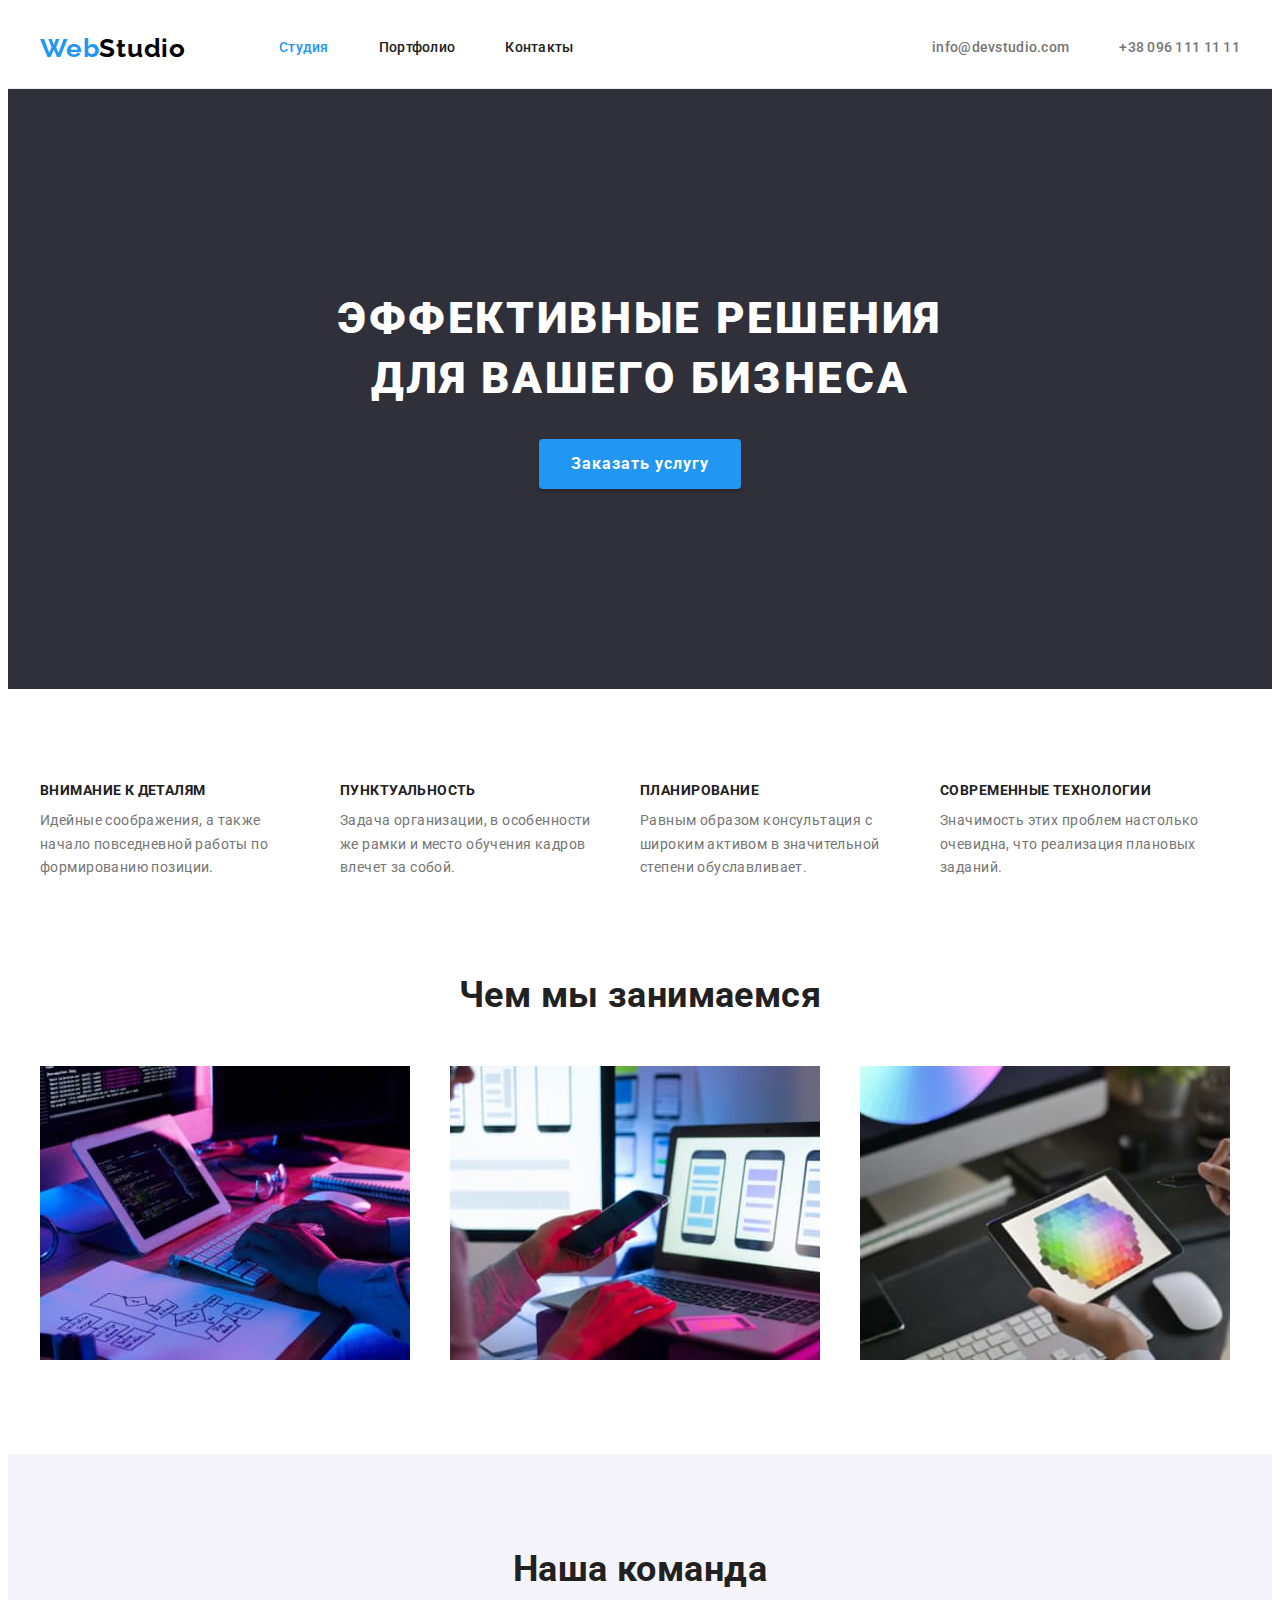
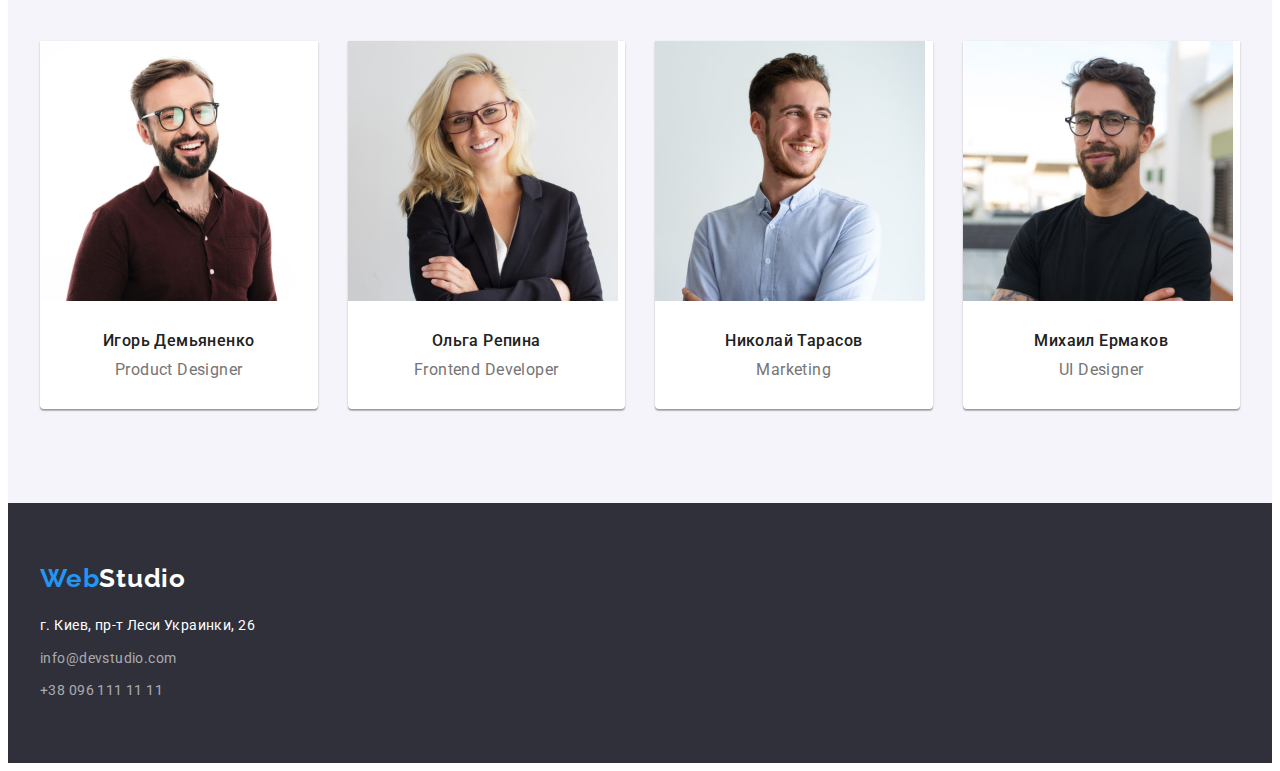
<file: index.html>
<!DOCTYPE html>
<html lang="ru">
  <head>
    <meta charset="UTF-8" />
    <meta http-equiv="X-UA-Compatible" content="IE=edge" />
    <meta name="viewport" content="width=device-width, initial-scale=1.0" />
    <title>WebStudio</title>
    <link rel="preconnect" href="https://fonts.googleapis.com" />
    <link rel="preconnect" href="https://fonts.gstatic.com" crossorigin />
    <link
      href="https://fonts.googleapis.com/css2?family=Raleway:wght@700&family=Roboto:wght@400;500;700;900&display=swap"
      rel="stylesheet"
    />
    <link
      rel="stylesheet"
      href="https://cdnjs.cloudflare.com/ajax/libs/modern-normalize/1.1.0/modern-normalize.min.css"
      integrity="sha512-wpPYUAdjBVSE4KJnH1VR1HeZfpl1ub8YT/NKx4PuQ5NmX2tKuGu6U/JRp5y+Y8XG2tV+wKQpNHVUX03MfMFn9Q=="
      crossorigin="anonymous"
      referrerpolicy="no-referrer"
    />
    <link rel="stylesheet" href="./css/styles.css" />
  </head>
  <body>
    <!-- Шапка страницы -->
    <header class="header">
      <!-- Навигация сайта -->
      <div class="container">
        <nav class="header-nav">
          <!-- Логотип -->
          <a href="./index.html" class="header-logo logo link"
            >Web<span class="header-logo-stylization">Studio</span></a
          >

          <!-- Меню сайта-->
          <ul class="header-list list">
            <li class="header-item">
              <a href="./index.html" class="header-link link current">Студия</a>
            </li>
            <li class="header-item">
              <a href="./portfolio.html" class="header-link link">Портфолио</a>
            </li>
            <li class="header-item"><a href="" class="header-link link">Контакты</a></li>
          </ul>
        </nav>

        <ul class="contact-list list">
          <li class="contact-item">
            <a href="mailto:info@devstudio.com" class="header-mail link">info@devstudio.com</a>
          </li>
          <li class="contact-item">
            <a href="tel:+380961111111" class="header-tel link">+38 096 111 11 11</a>
          </li>
        </ul>
      </div>
    </header>
    <main>
      <!-- "Герой" -->
      <section class="hero">
        <div class="container">
          <h1 class="hero-title">Эффективные решения для вашего бизнеса</h1>
          <button type="button" class="hero-btn">Заказать услугу</button>
        </div>
      </section>

      <!-- Наши преимущества -->
      <section class="features section">
        <div class="container">
          <h2 class="visually-hidden">Наши преимущества</h2>
          <ul class="features-list list">
            <li class="features-item">
              <h3 class="features-title">Внимание к деталям</h3>
              <p class="features-text">
                Идейные соображения, а также начало повседневной работы по формированию позиции.
              </p>
            </li>
            <li class="features-item">
              <h3 class="features-title">Пунктуальность</h3>
              <p class="features-text">
                Задача организации, в особенности же рамки и место обучения кадров влечет за собой.
              </p>
            </li>
            <li class="features-item">
              <h3 class="features-title">Планирование</h3>
              <p class="features-text">
                Равным образом консультация с широким активом в значительной степени обуславливает.
              </p>
            </li>
            <li class="features-item">
              <h3 class="features-title">Современные технологии</h3>
              <p class="features-text">
                Значимость этих проблем настолько очевидна, что реализация плановых заданий.
              </p>
            </li>
          </ul>
        </div>
      </section>

      <!-- Чем мы занимаемся -->
      <section class="about section">
        <div class="container">
          <h2 class="about-title title">Чем мы занимаемся</h2>
          <ul class="about-list list">
            <li class="about-item">
              <a href="/">
                <img
                  src="./images/work1.jpg"
                  alt="Человек за столом работает с планшетом, на столе лежит лист бумаги со структурой сайта"
                  width="370"
                  height="294"
                />
              </a>
            </li>
            <li class="about-item">
              <a href="/">
                <img
                  src="./images/work2.jpg"
                  alt="Человек сидит за столом с ноутбуком и мобильным телефонном"
                  width="370"
                  height="294"
                />
              </a>
            </li>
            <li class="about-item">
              <a href="/">
                <img
                  src="./images/work3.jpg"
                  alt="Человек сидит за компютером и держит в руках планшет на котором изображена цветовая палитра"
                  width="370"
                  height="294"
                />
              </a>
            </li>
          </ul>
        </div>
      </section>

      <!-- Наша команда -->
      <section class="team section">
        <div class="container">
          <h2 class="team-title title">Наша команда</h2>

          <ul class="team-list list">
            <li class="team-item">
              <img
                src="./images/employee1.jpg"
                alt="Мужчина с бородой, в очках и бордовой рубашке"
                width="270"
                height="260"
                class="team-img"
              />
              <div class="team-content">
                <h3 class="team-item-title text">Игорь Демьяненко</h3>
                <p class="team-text text" lang="en">Product Designer</p>
              </div>
            </li>

            <li class="team-item">
              <img
                src="./images/employee2.jpg"
                alt="Блондинка в очках и пиджаке"
                width="270"
                height="260"
                class="team-img"
              />
              <div class="team-content">
                <h3 class="team-item-title text">Ольга Репина</h3>
                <p class="team-text text" lang="en">Frontend Developer</p>
              </div>
            </li>

            <li class="team-item">
              <img
                src="./images/employee3.jpg"
                alt="Молодой мужчина в голубой рубашке"
                width="270"
                height="260"
                class="team-img"
              />
              <div class="team-content">
                <h3 class="team-item-title text">Николай Тарасов</h3>
                <p class="team-text text" lang="en">Marketing</p>
              </div>
            </li>

            <li class="team-item">
              <img
                src="./images/employee4.jpg"
                alt="Мужчина с бородой, в очках и черной футболке"
                width="270"
                height="260"
                class="team-img"
              />
              <div class="team-content">
                <h3 class="team-item-title text">Михаил Ермаков</h3>
                <p class="team-text text" lang="en">UI Designer</p>
              </div>
            </li>
          </ul>
        </div>
      </section>
    </main>

    <!-- Подвал -->
    <footer class="footer">
      <div class="container">
        <!-- Логотип -->
        <a href="./index.html" class="footer-logo logo link"
          >Web<span class="footer-logo-stylization">Studio</span></a
        >
        <!-- Контакты -->
        <address class="footer-address">
          <p class="footer-text">г. Киев, пр-т Леси Украинки, 26</p>
          <ul class="footer-list list">
            <li class="footer-item">
              <a href="mailto:info@devstudio.com" class="footer-mail link">info@devstudio.com</a>
            </li>
            <li class="footer-item">
              <a href="tel:+380961111111" class="footer-tel link">+38 096 111 11 11</a>
            </li>
          </ul>
        </address>
      </div>
    </footer>
  </body>
</html>
</file>
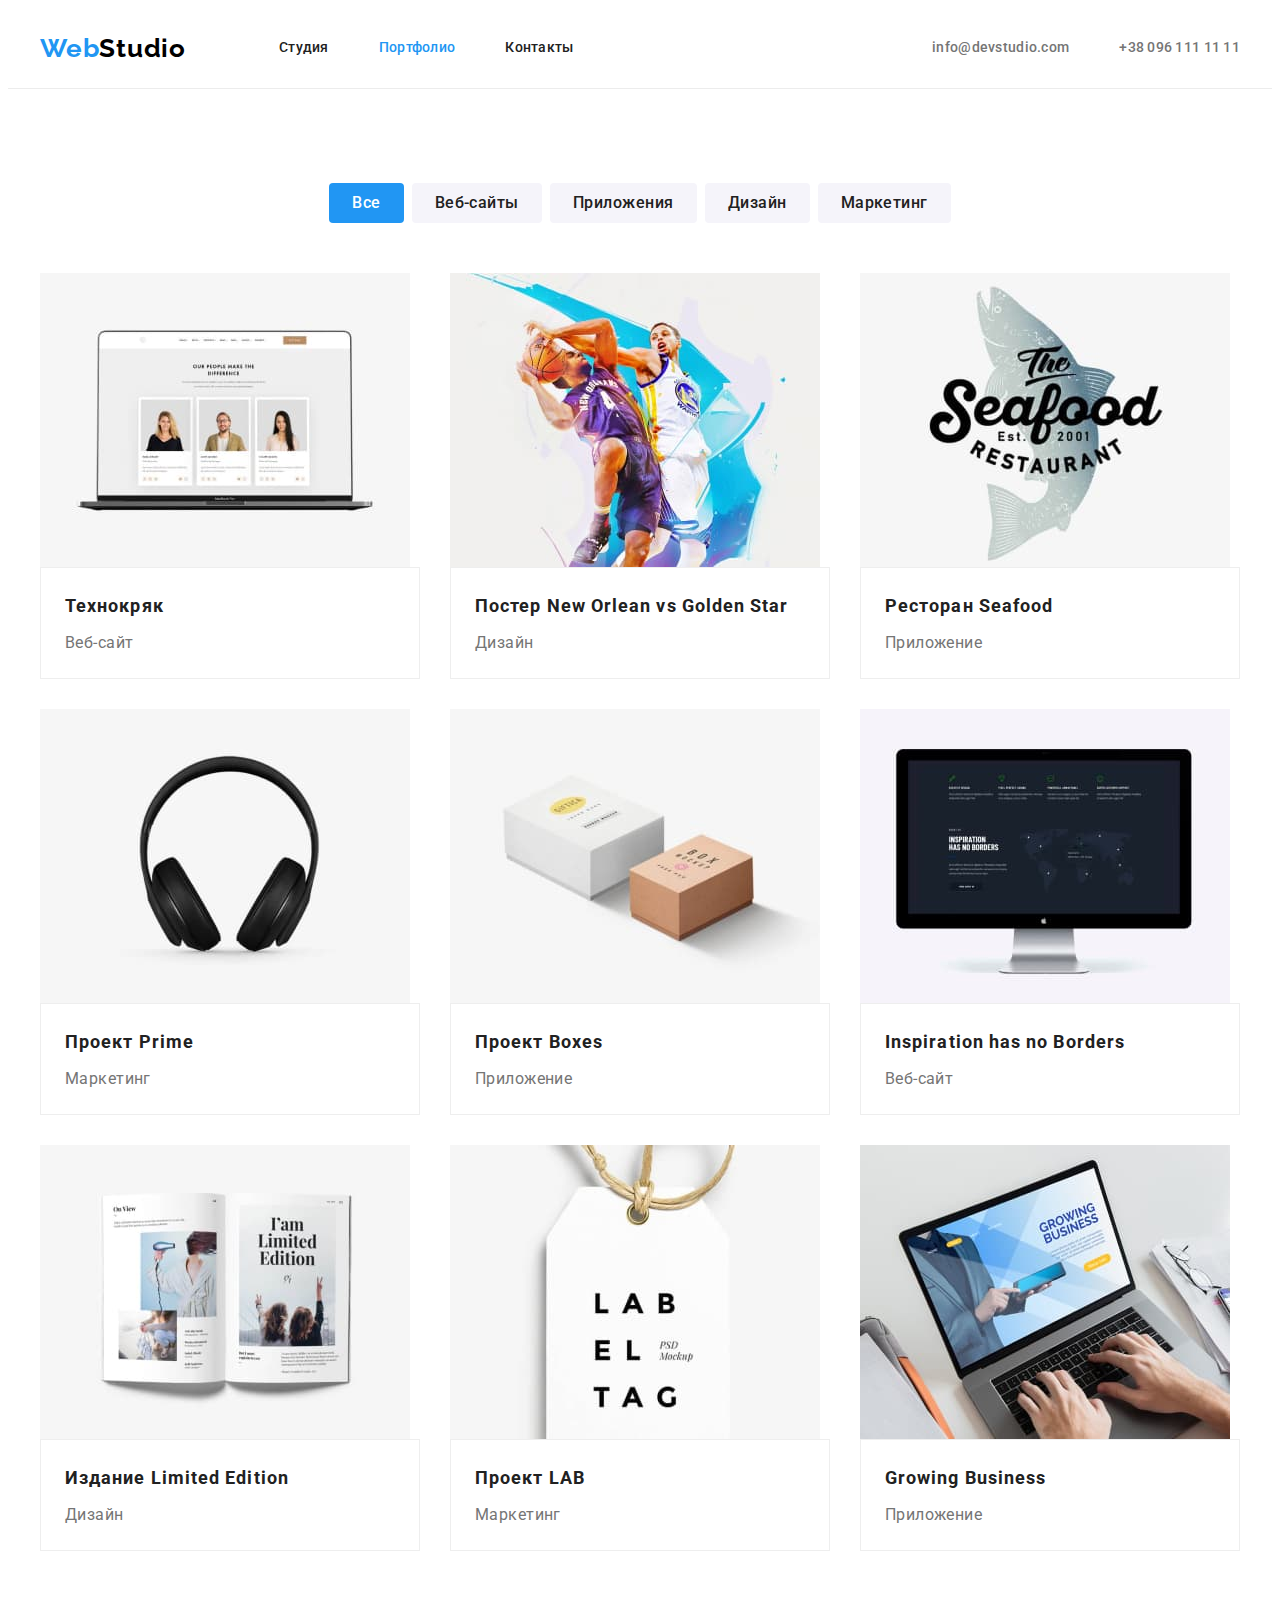
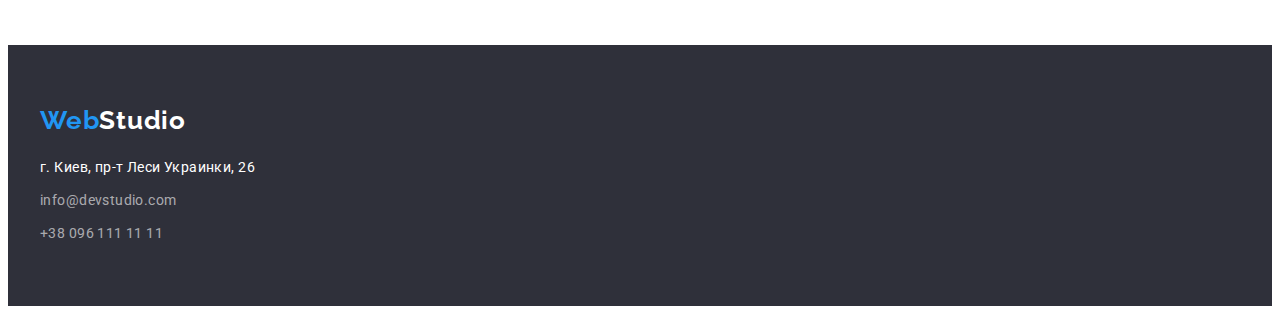
<file: portfolio.html>
<!DOCTYPE html>
<html lang="ru">
  <head>
    <meta charset="UTF-8" />
    <meta http-equiv="X-UA-Compatible" content="IE=edge" />
    <meta name="viewport" content="width=device-width, initial-scale=1.0" />
    <title>WebStudio</title>
    <link rel="preconnect" href="https://fonts.googleapis.com" />
    <link rel="preconnect" href="https://fonts.gstatic.com" crossorigin />
    <link
      href="https://fonts.googleapis.com/css2?family=Raleway:wght@700&family=Roboto:wght@400;500;700;900&display=swap"
      rel="stylesheet"
    />
    <link
      rel="stylesheet"
      href="https://cdnjs.cloudflare.com/ajax/libs/modern-normalize/1.1.0/modern-normalize.min.css"
      integrity="sha512-wpPYUAdjBVSE4KJnH1VR1HeZfpl1ub8YT/NKx4PuQ5NmX2tKuGu6U/JRp5y+Y8XG2tV+wKQpNHVUX03MfMFn9Q=="
      crossorigin="anonymous"
      referrerpolicy="no-referrer"
    />
    <link rel="stylesheet" href="./css/styles.css" />
  </head>
  <body>
    <!-- Шапка страницы -->
    <header class="header">
      <!-- Навигация сайта -->
      <div class="container">
        <nav class="header-nav">
          <!-- Логотип -->
          <a href="./index.html" class="header-logo logo link"
            >Web<span class="header-logo-stylization">Studio</span></a
          >

          <!-- Меню сайта-->
          <ul class="header-list list">
            <li class="header-item">
              <a href="./index.html" class="header-link link">Студия</a>
            </li>
            <li class="header-item">
              <a href="./portfolio.html" class="header-link link current">Портфолио</a>
            </li>
            <li class="header-item"><a href="" class="header-link link">Контакты</a></li>
          </ul>
        </nav>

        <ul class="contact-list list">
          <li class="contact-item">
            <a href="mailto:info@devstudio.com" class="header-mail link">info@devstudio.com</a>
          </li>
          <li class="contact-item">
            <a href="tel:+380961111111" class="header-tel link">+38 096 111 11 11</a>
          </li>
        </ul>
      </div>
    </header>

    <main>
      <!-- Портфолио -->
      <section class="portfolio section">
        <div class="container">
          <h1 class="visually-hidden">Наши работы</h1>

          <!-- Фильтры секции Портфолио -->

          <ul class="filter-list list">
            <li class="filter-item">
              <button type="button" class="filter-btn current">Все</button>
            </li>

            <li class="filter-item">
              <button type="button" class="filter-btn">Веб-сайты</button>
            </li>

            <li class="filter-item">
              <button type="button" class="filter-btn">Приложения</button>
            </li>

            <li class="filter-item">
              <button type="button" class="filter-btn">Дизайн</button>
            </li>

            <li class="filter-item">
              <button type="button" class="filter-btn">Маркетинг</button>
            </li>
          </ul>

          <!-- Список работ -->

          <ul class="work-list list">
            <li class="work-item">
              <a class="link" href="" target="_blank" rel="noopener noreferrer nofollow">
                <img
                  src="./images/portfolio1.jpg"
                  alt="ноутбук с открытым сайтом"
                  width="370"
                  height="294"
                />
                <div class="work-content">
                  <h2 class="work-title">Технокряк</h2>
                  <p class="work-text">Веб-сайт</p>
                </div>
              </a>
            </li>

            <li class="work-item">
              <a class="link" href="" target="_blank" rel="noopener noreferrer nofollow">
                <img
                  src="./images/portfolio2.jpg"
                  alt="два баскетболиста во время игры"
                  width="370"
                  height="294"
                />
                <div class="work-content">
                  <h2 class="work-title">
                    Постер <span lang="en">New Orlean vs Golden Star</span>
                  </h2>
                  <p class="work-text">Дизайн</p>
                </div>
              </a>
            </li>

            <li class="work-item">
              <a class="link" href="" target="_blank" rel="noopener noreferrer nofollow">
                <img
                  src="./images/portfolio3.jpg"
                  alt="логотип ресторана seafood в виде рыбы"
                  width="370"
                  height="294"
                />
                <div class="work-content">
                  <h2 class="work-title">Ресторан <span lang="en">Seafood</span></h2>
                  <p class="work-text">Приложение</p>
                </div>
              </a>
            </li>

            <li class="work-item">
              <a class="link" href="" target="_blank" rel="noopener noreferrer nofollow">
                <img src="./images/portfolio4.jpg" alt="наушники" width="370" height="294" />
                <div class="work-content">
                  <h2 class="work-title">Проект <span lang="en">Prime</span></h2>
                  <p class="work-text">Маркетинг</p>
                </div>
              </a>
            </li>

            <li class="work-item">
              <a class="link" href="" target="_blank" rel="noopener noreferrer nofollow">
                <img
                  src="./images/portfolio5.jpg"
                  alt="белая и коричневая упаковочные коробки"
                  width="370"
                  height="294"
                />
                <div class="work-content">
                  <h2 class="work-title">Проект <span lang="en">Boxes</span></h2>
                  <p class="work-text">Приложение</p>
                </div>
              </a>
            </li>

            <li class="work-item">
              <a class="link" href="" target="_blank" rel="noopener noreferrer nofollow">
                <img
                  src="./images/portfolio6.jpg"
                  alt="компютер с загруженным сайтом"
                  width="370"
                  height="294"
                />
                <div class="work-content">
                  <h2 class="work-title" lang="en">Inspiration has no Borders</h2>
                  <p class="work-text">Веб-сайт</p>
                </div>
              </a>
            </li>

            <li class="work-item">
              <a class="link" href="" target="_blank" rel="noopener noreferrer nofollow">
                <img src="./images/portfolio7.jpg" alt="открытая книга" width="370" height="294" />
                <div class="work-content">
                  <h2 class="work-title" lang="en">Издание Limited Edition</h2>
                  <p class="work-text">Дизайн</p>
                </div>
              </a>
            </li>

            <li class="work-item">
              <a class="link" href="" target="_blank" rel="noopener noreferrer nofollow">
                <img src="./images/portfolio8.jpg" alt="этикетка" width="370" height="294" />
                <div class="work-content">
                  <h2 class="work-title">Проект <span lang="en">LAB</span></h2>
                  <p class="work-text">Маркетинг</p>
                </div>
              </a>
            </li>

            <li class="work-item">
              <a class="link" href="" target="_blank" rel="noopener noreferrer nofollow">
                <img
                  src="./images/portfolio9.jpg"
                  alt="человек работает на ноутбуке с приложением"
                  width="370"
                  height="294"
                />
                <div class="work-content">
                  <h2 class="work-title" lang="en">Growing Business</h2>
                  <p class="work-text">Приложение</p>
                </div>
              </a>
            </li>
          </ul>
        </div>
      </section>
    </main>

    <!-- Подвал -->
    <footer class="footer">
      <div class="container">
        <!-- Логотип -->
        <a href="./index.html" class="footer-logo logo link"
          >Web<span class="footer-logo-stylization">Studio</span></a
        >
        <!-- Контакты -->
        <address class="footer-address">
          <p class="footer-text">г. Киев, пр-т Леси Украинки, 26</p>
          <ul class="footer-list list">
            <li class="footer-item">
              <a href="mailto:info@devstudio.com" class="footer-mail link">info@devstudio.com</a>
            </li>
            <li class="footer-item">
              <a href="tel:+380961111111" class="footer-tel link">+38 096 111 11 11</a>
            </li>
          </ul>
        </address>
      </div>
    </footer>
  </body>
</html>
</file>
<file: css/styles.css>
:root {
  --main-text-color: #757575;
  --secondary-text-color: #ffffff;
  --main-text-font-size: 14px;
  --main-text-line-height: 1.71;
  --main-text-letter-spacing: 0.03em;
  --main-title-color: #212121;
  --secondary-title-color: #ffffff;
  --navigation-font-size: 14px;
  --navigation-line-height: 1.14;
  --navigation-font-weight: 500;
  --navigation-letter-spacing: 0.02em;
  --accent-link-color: #2196f3;
  --primary-background-color: #ffffff;
  --secondary-background-color: #2f303a;
  --accent-background-color: #f5f4fa;
  --secondary-letter-spacing: 0.06em;
  --secondary-font-size: 16px;
  --typical-margin: 30px;
  --secondary-typical-margin: 50px;
}

body {
  font-family: Roboto, 'Open Sans', sans-serif;
  font-size: var(--main-text-font-size);
  letter-spacing: var(--main-text-letter-spacing);
  color: var(--main-text-color);
  background-color: var(--primary-background-color);
}

p,
h1,
h2,
h3,
h4,
h5,
h6 {
  margin: 0;
}

ul,
ol {
  padding-left: 0;
  margin: 0;
}

button {
  cursor: pointer;
}

img {
  display: block;
  max-width: 100%;
  height: auto;
}

.container {
  width: 1200px;
  padding-left: 15px;
  padding-right: 15px;
  margin-left: auto;
  margin-right: auto;
}

.section {
  padding-top: 94px;
  padding-bottom: 94px;
}

.list {
  list-style: none;
}

.link {
  text-decoration: none;
}

.header {
  border-bottom: 1px solid #ececec;
}

.logo {
  font-family: 'Raleway';
  font-weight: 700;
  font-size: 26px;
  line-height: 1.19;
  letter-spacing: 0.03em;
  color: var(--accent-link-color);
}

.title {
  font-size: 36px;
  line-height: 1.17;
  text-align: center;
  color: var(--main-title-color);
}
.text {
  font-size: var(--secondary-font-size);
  line-height: 1.19;
  text-align: center;
}

.visually-hidden {
  position: absolute;
  white-space: nowrap;
  width: 1px;
  height: 1px;
  overflow: hidden;
  border: 0;
  padding: 0;
  clip: rect(0 0 0 0);
  clip-path: inset(50%);
  margin: -1px;
}

/* -------------------HEADER------------------- */

.header .container {
  display: flex;
  align-items: center;
}

.header-nav {
  display: flex;
  align-items: center;
}

.header-list .link,
.contact-list .link {
  padding-top: 32px;
  padding-bottom: 32px;
  display: block;
}
.header-logo {
  margin-right: 93px;
}

.header-logo-stylization {
  color: #000000;
}

.header-list {
  display: flex;
}

.header-item:not(:last-child) {
  margin-right: var(--secondary-typical-margin);
}

.header-link {
  font-weight: var(--navigation-font-weight);
  font-size: var(--navigation-font-size);
  line-height: var(--navigation-line-height);
  letter-spacing: var(--navigation-letter-spacing);
  color: var(--main-title-color);
}

.header-link:hover,
.header-link:focus {
  color: var(--accent-link-color);
}
.header-link.current {
  color: var(--accent-link-color);
}

.contact-list {
  display: flex;
  margin-left: auto;
}

.contact-item:first-child {
  margin-right: var(--secondary-typical-margin);
}

.header-mail {
  font-weight: var(--navigation-font-weight);
  font-size: var(--navigation-font-size);
  line-height: var(--navigation-line-height);
  letter-spacing: var(--navigation-letter-spacing);
  color: var(--main-text-color);
}
.header-mail:hover,
.header-mail:focus {
  color: var(--accent-link-color);
}
.header-tel {
  font-weight: var(--navigation-font-weight);
  font-size: var(--navigation-font-size);
  line-height: var(--navigation-line-height);
  letter-spacing: var(--navigation-letter-spacing);
  color: var(--main-text-color);
}
.header-tel:hover,
.header-tel:focus {
  color: var(--accent-link-color);
}

/* -------------------HERO------------------- */
.hero {
  background-color: var(--secondary-background-color);
  padding-top: 200px;
  padding-bottom: 200px;
}

.hero-title {
  font-weight: 900;
  font-size: 44px;
  line-height: 1.36;
  text-align: center;
  letter-spacing: var(--secondary-letter-spacing);
  text-transform: uppercase;
  color: var(--secondary-title-color);
  margin-bottom: var(--typical-margin);
  margin-left: auto;
  margin-right: auto;
  max-width: 696px;
}
.hero-btn {
  min-width: 200px;
  height: 50px;
  font-family: inherit;
  font-weight: 700;
  font-size: var(--secondary-font-size);
  line-height: 1.88;
  display: block;
  letter-spacing: var(--secondary-letter-spacing);
  color: var(--secondary-title-color);
  background-color: var(--accent-link-color);
  box-shadow: 0px 4px 4px rgba(0, 0, 0, 0.15);
  border: var(--accent-link-color);
  border-radius: 4px;
  padding: 10px 32px;
  margin: 0 auto;
}
.hero-btn:hover,
.hero-btn:focus {
  color: var(--secondary-title-color);
  background: #188ce8;
}

/* -------------------FEATURES------------------- */

.features-title {
  font-size: inherit;
  line-height: 1.14;
  text-transform: uppercase;
  color: var(--main-title-color);
  margin-bottom: 10px;
}

.features-list {
  display: flex;
  margin-left: calc(-1 * var(--typical-margin));
}

.features-item {
  flex-basis: calc(100% / 4) - var(--typical-margin);
  margin-left: var(--typical-margin);
  width: 270px;
}

.features-text {
  line-height: var(--main-text-line-height);
}

/* -------------------ABOUT------------------- */

.about.section {
  padding-top: 0;
}

.about-title {
  margin-bottom: var(--secondary-typical-margin);
}

.about-list {
  display: flex;
  margin-left: calc(-1 * var(--typical-margin));
}

.about-item {
  flex-basis: calc(100% / 3 - var(--typical-margin));
  margin-left: var(--typical-margin);
}

/* -------------------TEAM------------------- */
.team {
  background-color: var(--accent-background-color);
}

.team-title {
  margin-bottom: var(--secondary-typical-margin);
}

.team-list {
  display: flex;
  margin-left: calc(-1 * var(--typical-margin));
}

.team-item {
  flex-basis: calc(100% / 4 - var(--typical-margin));
  margin-left: var(--typical-margin);
  background-color: var(--primary-background-color);
  box-shadow: 0px 1px 3px rgba(0, 0, 0, 0.12), 0px 1px 1px rgba(0, 0, 0, 0.14),
    0px 2px 1px rgba(0, 0, 0, 0.2);
  border-radius: 0px 0px 4px 4px;
}

.team-content {
  padding-top: 30px;
  padding-bottom: 30px;
}

.team-item-title {
  font-weight: 500;
  color: var(--main-title-color);
  margin-bottom: 10px;
}

/* -------------------FOOTER------------------- */

.footer {
  background-color: var(--secondary-background-color);
  padding-top: 60px;
  padding-bottom: 60px;
}

.footer address {
  font-style: normal;
}

.footer-logo {
  display: block;
  margin-bottom: 20px;
}

.footer-logo-stylization {
  color: #ffffff;
}

.footer-text {
  line-height: var(--main-text-line-height);
  color: var(--secondary-text-color);
  margin-bottom: 9px;
}

.footer-item:not(:last-child) {
  margin-bottom: 9px;
}

.footer-mail,
.footer-tel {
  line-height: var(--main-text-line-height);
  color: rgba(255, 255, 255, 0.6);
}

.footer-mail:hover,
.footer-mail:focus {
  color: var(--accent-link-color);
}

.footer-tel:hover,
.footer-tel:focus {
  color: var(--accent-link-color);
}

/* -------------------PORFOLIO------------------- */

.filter-list {
  margin-bottom: 50px;
  display: flex;
  justify-content: center;
}

.filter-item:not(:last-child) {
  margin-right: 8px;
}

.filter-btn {
  font-family: inherit;
  font-weight: 500;
  font-size: var(--secondary-font-size);
  line-height: 1.63;
  text-align: center;
  letter-spacing: var(--main-text-letter-spacing);
  color: var(--main-title-color);
  background-color: var(--accent-background-color);
  min-width: 73px;
  border: 1px solid transparent;
  border-radius: 4px;
  padding: 6px 22px;
}

.filter-btn:hover,
.filter-btn:focus {
  color: var(--secondary-title-color);
  background-color: var(--accent-link-color);
  box-shadow: 0px 3px 1px rgba(0, 0, 0, 0.1), 0px 1px 2px rgba(0, 0, 0, 0.08),
    0px 2px 2px rgba(0, 0, 0, 0.12);
}

.filter-btn.current {
  color: var(--secondary-title-color);
  background-color: var(--accent-link-color);
}

.work-list {
  display: flex;
  flex-wrap: wrap;
  margin-left: calc(-1 * var(--typical-margin));
  margin-bottom: calc(-1 * var(--typical-margin));
}

.work-item {
  flex-basis: calc(100% / 3 - var(--typical-margin));
  margin-left: var(--typical-margin);
  margin-bottom: var(--typical-margin);
  background: var(--primary-background-color);
}

.work-content {
  padding: 20px 24px;
  border: 1px solid #eeeeee;
}

.work-title {
  font-size: 18px;
  line-height: 2;
  letter-spacing: var(--secondary-letter-spacing);
  color: var(--main-title-color);
  margin-bottom: 4px;
}

.work-text {
  font-size: var(--secondary-font-size);
  line-height: 1.88;
  color: var(--main-text-color);
}
</file>
